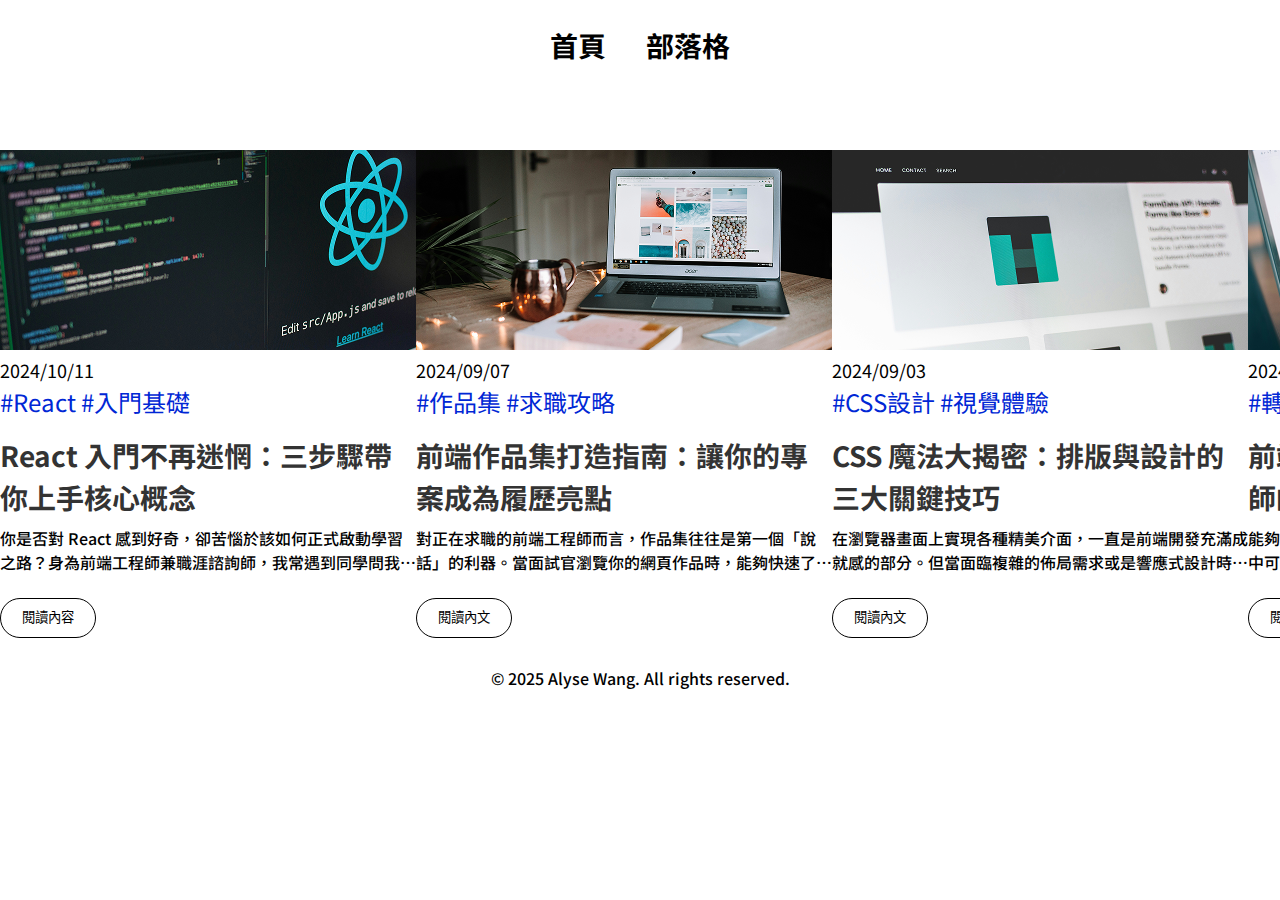
<file: index.html>
<!DOCTYPE html>
<html lang="zh-TW">

<head>
    <meta charset="UTF-8">
    <meta name="viewport" content="width=device-width, initial-scale=1.0">
    <!-- <link rel="stylesheet" href="assets/css/reset.css"> -->
    <link rel="stylesheet" href="assets/css/main.css">
    <!-- <link rel="stylesheet" href="assets/css/style.css"> -->
    <link href="https://fonts.googleapis.com/css2?family=Noto+Sans+TC:wght@400;500;700&display=swap" rel="stylesheet">
    <title>Flex 切版任務 - 部落格文章卡片設計</title>
</head>

<body>
    <div class="header text-center">
        <ul class="header-menu ">
            <li>首頁</li>
            <li>部落格</li>
        </ul>
    </div>
    <ul class="container">
        <li class="blog-card">
            <img src="assets/images/desktop/blog/photo4.png" alt="">
            <div class="blog-date">2024/10/11</div>
            <div class="blog-tag">
                <a href="#">#React</a>
                <a href="#">#入門基礎</a>
            </div>
            <h2 class="blog-card-title">
                React 入門不再迷惘：三步驟帶你上手核心概念
            </h2>
            <p class="blog-card-content">你是否對 React 感到好奇，卻苦惱於該如何正式啟動學習之路？身為前端工程師兼職涯諮詢師，我常遇到同學問我：「React
                到底該怎麼入門？」為了幫大家減少摸索的時間，我整理出三個循序漸進的關鍵步驟，帶你更輕鬆地掌握 React 核心概念，真正把理論應用在實際專案中。</p>
            <button class="blog-button">閱讀內容</button>
        </li>
        <li class="blog-card">
            <img src="assets/images/desktop/blog/photo1.png" alt="">
            <div class="blog-date">2024/09/07</div>
            <div class="blog-tag">
                <a href="#">#作品集</a>
                <a href="#">#求職攻略</a>
            </div>
            <h2 class="blog-card-title">
                前端作品集打造指南：讓你的專案成為履歷亮點
            </h2>
            <p class="blog-card-content">對正在求職的前端工程師而言，作品集往往是第一個「說話」的利器。當面試官瀏覽你的網頁作品時，能夠快速了解你的程式邏輯、設計感以及解決問題的思路。我在協助多位同學優化履歷與作品集的過程中，總結出一些關鍵要素，分享給正在打造、升級作品集的你。</p>
            <button class="blog-button">閱讀內文</button>
        </li>
            <li class="blog-card">
            <img src="assets/images/desktop/blog/photo2.png" alt="">
            <div class="blog-date">2024/09/03</div>
            <div class="blog-tag">
                <a href="#">#CSS設計</a>
                <a href="#">#視覺體驗</a>
            </div>
            <h2 class="blog-card-title">
                CSS 魔法大揭密：排版與設計的三大關鍵技巧
            </h2>
            <p class="blog-card-content">在瀏覽器畫面上實現各種精美介面，一直是前端開發充滿成就感的部分。但當面臨複雜的佈局需求或是響應式設計時，往往讓人抓破頭皮。這篇文章想跟大家分享我在實務專案中累積的三大技巧，幫助你更有效率地駕馭 CSS，打造兼具美感與功能性的網頁。</p>
            <button class="blog-button">閱讀內文</button>
        </li>
        <li class="blog-card">            <img src="assets/images/desktop/blog/photo6.png" alt="">
            <div class="blog-date">2024/07/09</div>
            <div class="blog-tag">
                <a href="#">#轉職工程師</a>
                <a href="#">#學習心法</a>
            </div>
            <h2 class="blog-card-title">
                前端轉職必讀：從自學者到工程師的心路歷程
            </h2>
            <p class="blog-card-content">能夠憑藉自學進入前端領域，聽起來令人振奮，但實際過程中可能遇到的挫折與疑慮，卻常常令人猶豫。回想當初我也是對程式一竅不通，卻在興趣的驅使下毅然踏上自學之路。今天想透過這篇文章，分享我的轉職經驗和一些調適心態的秘訣，盼能為有心投入前端領域的你提供一些力量與方向。</p>
            <button class="blog-button">閱讀內文</button>
        </li>
        <li class="blog-card">            <img src="assets/images/desktop/blog/photo3.png" alt="">
            <div class="blog-date">2024/07/08</div>
            <div class="blog-tag">
                <a href="#">#面試準備</a>
                <a href="#">#工程師求職</a>
                <button class="blog-button blue small ">人氣文章</button>
            </div>
            <h2 class="blog-card-title">
                前端面試不再慌：破解常見提問的三大策略
            </h2>
            <p class="blog-card-content">面試前端工程師時，你或許擔心被問到各種刁鑽的技術題目，或是擔憂無法在短時間內展現實力。其實，許多面試官關注的重點並不僅是程式碼本身，更包含問題解決的流程與溝通能力。這篇文章將分享我在面試過程中常見的三大難題，以及如何以更具條理的方式回應，讓你在面試場合中脫穎而出。</p>
            <button class="blog-button">閱讀內文</button>
        </li>
        <li class="blog-card">            <img src="assets/images/desktop/blog/photo5.png" alt="">
            <div class="blog-date">2024/06/29</div>
            <div class="blog-tag">
                <a href="#">#Vue3</a>
                <a href="#">#框架學習</a>
            </div>
            <h2 class="blog-card-title">
                Vue 3 新手指南：快速掌握 Composition API 與關鍵特色
            </h2>
            <p class="blog-card-content">許多前端開發者對 Vue 一直情有獨鍾，因為它易上手又靈活。隨著 Vue 3 上線，Composition API 的導入更是大幅提升可讀性與維護性。這篇文章將帶你快速瞭解 Vue 3 的獨特魅力，並透過簡單範例幫助你更順利地切換到新版本的思維模式。</p>
            <button class="blog-button">閱讀內文</button>
        </li>
        <li class="blog-card">            <img src="assets/images/desktop/blog/photo9.png" alt="">
            <div class="blog-date">2024/05/04</div>
            <div class="blog-tag">
                <a href="#">#Git</a>
                <a href="#">#協作流程</a>
            </div>
            <h2 class="blog-card-title">
                Git 與版本控制：前端協作的必修課
            </h2>
            <p class="blog-card-content">當你從一人開發晉升到多人合作，版本控制的好壞往往決定了專案的順暢度。Git 不僅能記錄程式碼變動，更能確保每位成員都在正確的分支上完成任務。透過這篇文章，你將了解常見的 Git 流程，並學會在前端專案中輕鬆管理與協作。</p>
            <button class="blog-button">閱讀內文</button>
        </li>
        <li class="blog-card">            <img src="assets/images/desktop/blog/photo7.png" alt="">
            <div class="blog-date">2024/05/01</div>
            <div class="blog-tag">
                <a href="#">#SEO</a>
                <a href="#">#網頁曝光</a>
            </div>
            <h2 class="blog-card-title">
                SEO 與前端最佳實踐：讓搜尋引擎看見你的網站
            </h2>
            <p class="blog-card-content">
            即使你的網站擁有優美的介面與強大的功能，如果在搜尋引擎上找不到它，那就形同隱形。身為前端工程師，瞭解基本的 SEO 概念與技術是讓網站脫穎而出的關鍵。這篇文章將分享我在前端實作時，常用的 SEO 小技巧與實務做法，幫助你顯著提升網站曝光度。
            </p>
            <button class="blog-button">閱讀內文</button>
        </li>
        <li class="blog-card">            <img src="assets/images/desktop/blog/photo8.png" alt="">
            <div class="blog-date">2024/02/17</div>
            <div class="blog-tag">
                <a href="#">#專案維護</a>
                <a href="#">#自動化測試</a>
            </div>
            <h2 class="blog-card-title">
                穩定前端環境的祕訣：依賴管理與自動化流程
            </h2>
            <p class="blog-card-content">前端世界日新月異，第三方套件與工具種類繁多，一個不留神就可能引爆依賴衝突。為了確保專案長期維護的穩定度，建立一套良好的依賴管理與自動化流程至關重要。在本文中，我會分享從套件更新到測試部署的實務經驗，讓你在開發時不再手忙腳亂。</p>
            <button class="blog-button">閱讀內文</button>
        </li>        <li class="blog-card">
            <img src="assets/images/desktop/blog/photo11.png" alt="">
            <div class="blog-date">2024/02/17</div>
            <div class="blog-tag">
                <a href="#">#TypeScript</a>
                <a href="#">#程式設計</a>
            </div>
            <h2 class="blog-card-title">
                TypeScript 快速上手：強化前端程式碼的安全與可讀性
            </h2>
            <p class="blog-card-content">許多前端開發者在成長過程中都曾面臨動態語言帶來的錯誤風險，而 TypeScript 的出現正是為了改善這種情況。它能在開發階段即發現型別錯誤，並帶來更友善的程式碼提示。本篇文章將介紹如何在前端專案中導入 TypeScript，並透過真實案例展示它為開發流程帶來的優勢。</p>
            <button class="blog-button">閱讀內文</button>
        </li>        <li class="blog-card">
            <img src="assets/images/desktop/blog/photo10.png" alt="">
            <div class="blog-date">2024/02/17</div>
            <div class="blog-tag">
                <a href="#">#測試框架</a>
                <a href="#">#品質保證</a>
            </div>
            <h2 class="blog-card-title">
                掌握前端測試：從單元測試到端對端測試的完整攻略
            </h2>
            <p class="blog-card-content">寫程式容易，但要確保程式在多種情境、裝置都能正常運行就沒那麼簡單了。這時「測試」便成了維持程式品質的關鍵環節。從最基礎的單元測試，到模擬使用者行為的端對端測試，每一種測試方式都有它的價值與最佳應用情境。本文將帶你認識不同類型的前端測試工具，以及如何在開發流程中實踐自動化測試，打造更穩定、可預期的專案。                
            </p>
            <button class="blog-button">閱讀內文</button>
        </li>
    </ul>

    <footer class="footer text-center">
        <p>© 2025 Alyse Wang. All rights reserved.</p>
    </footer>
</body>

</html>
</file>
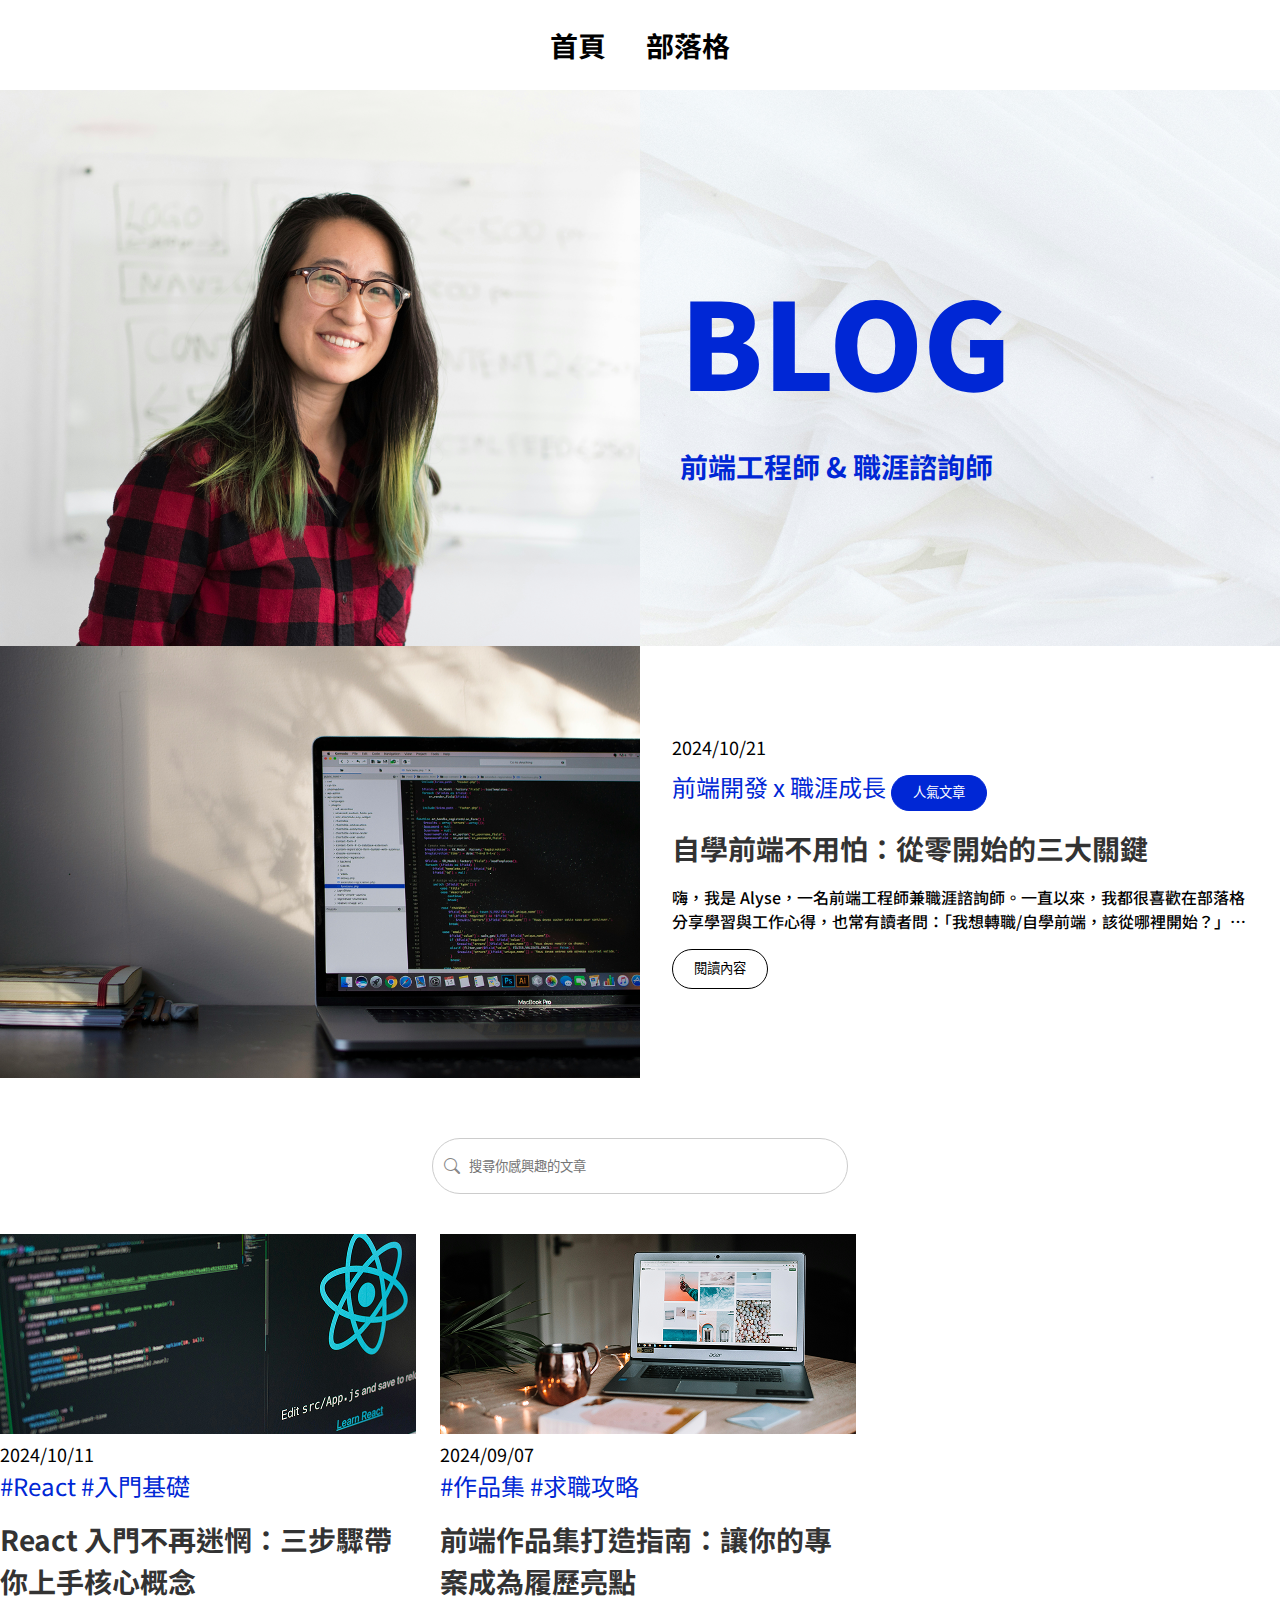
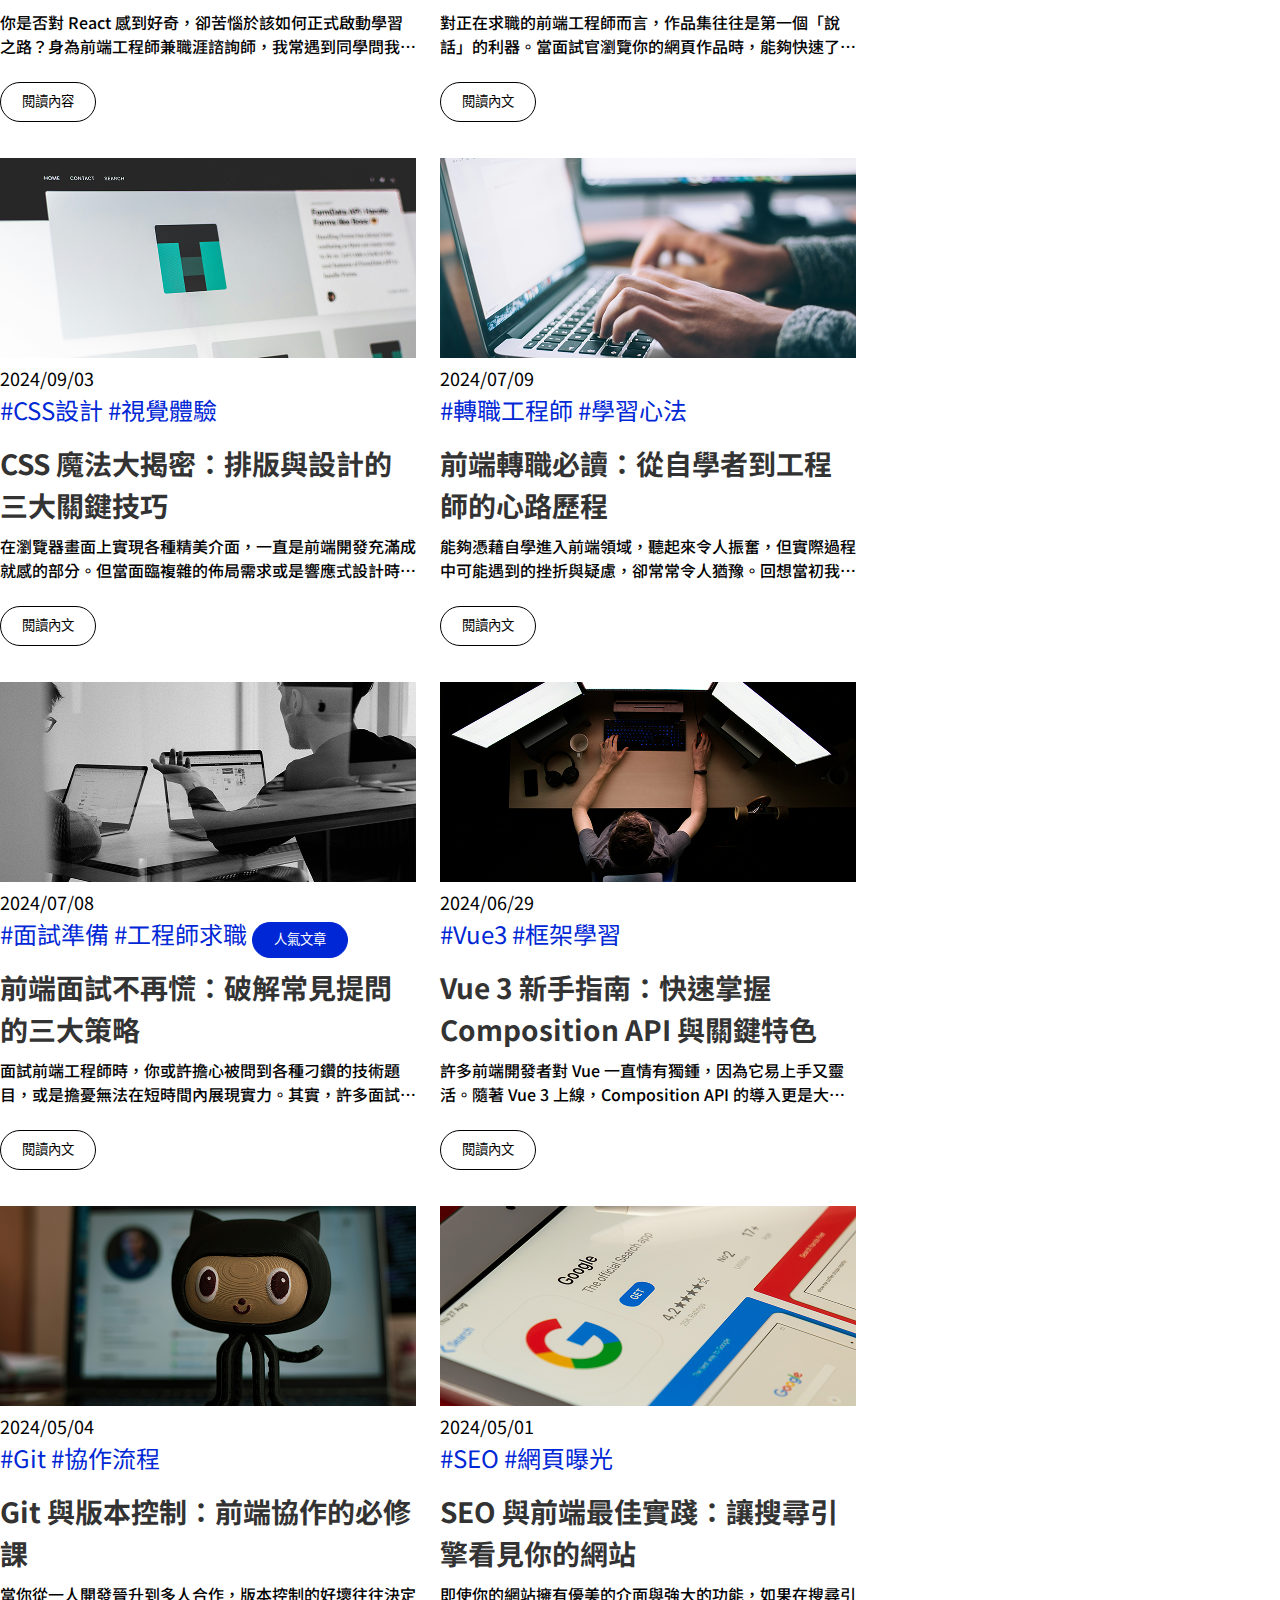
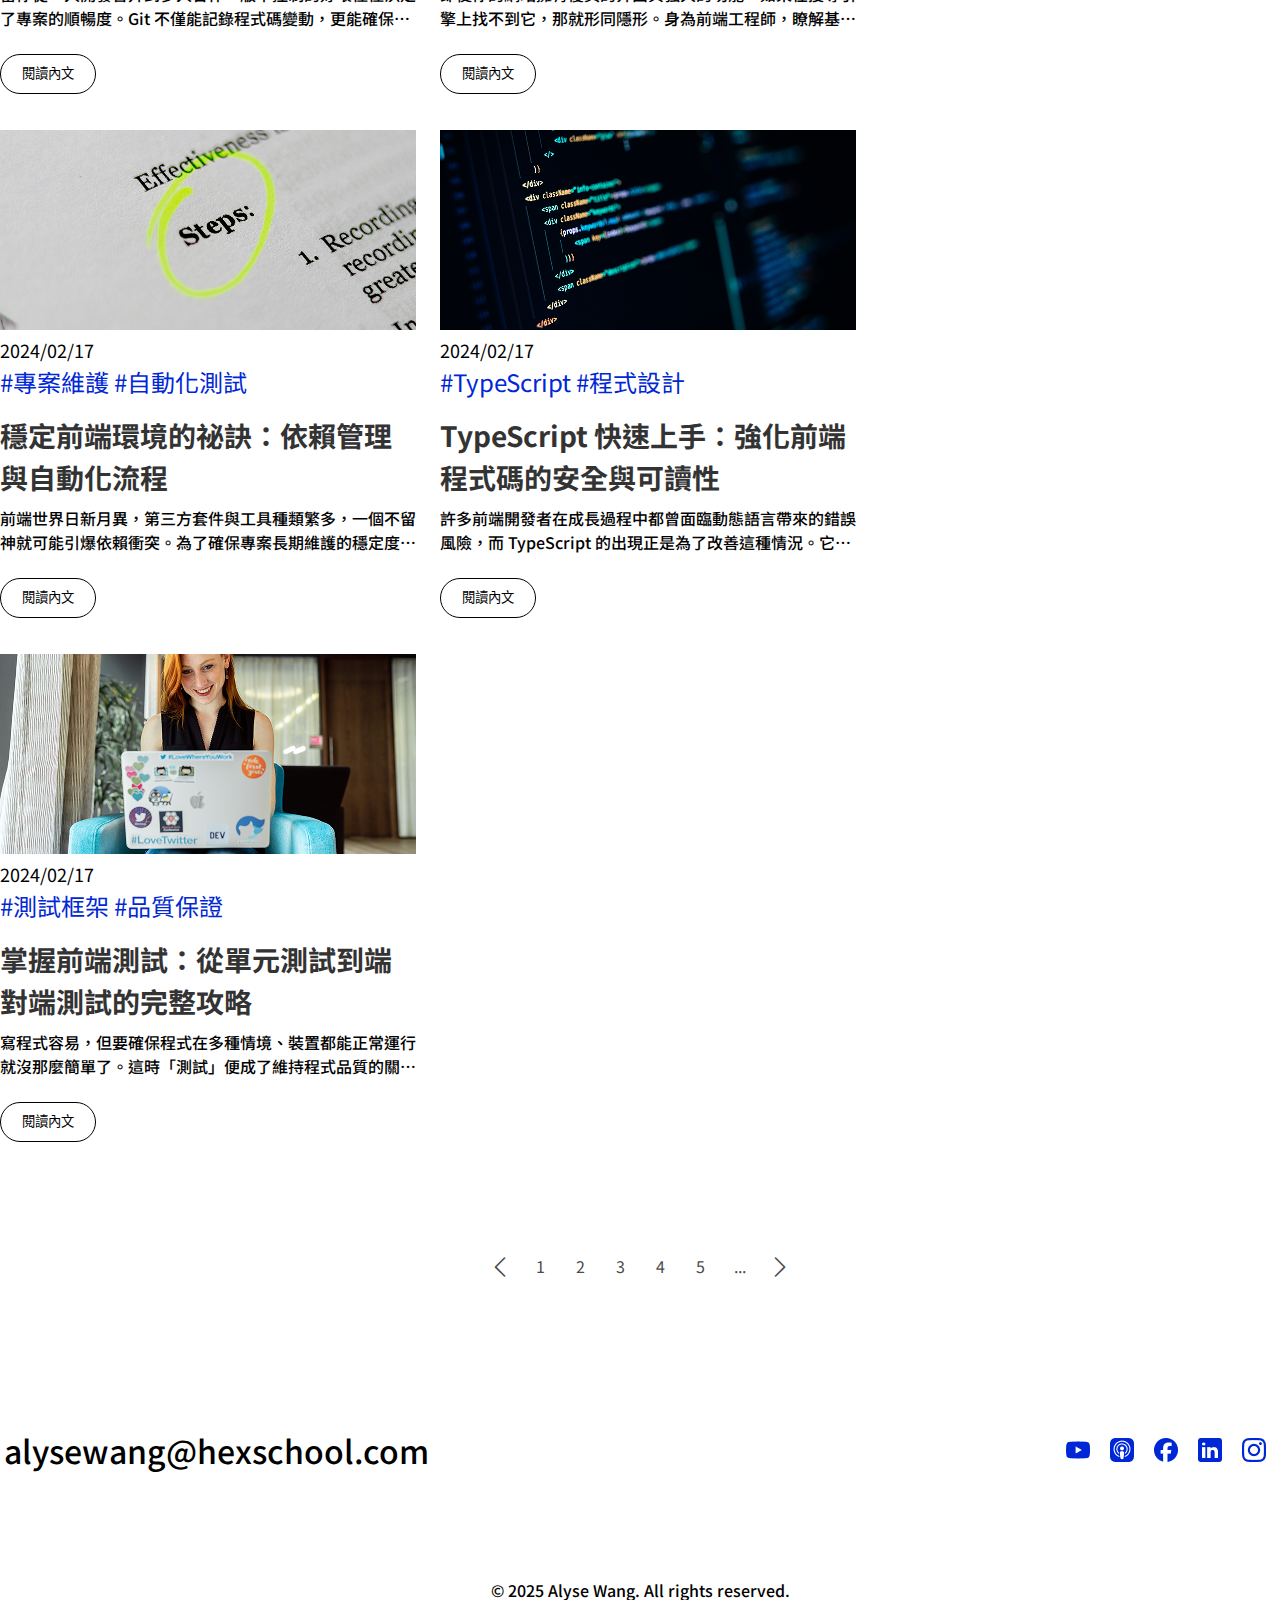
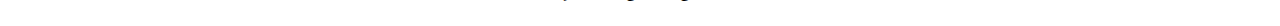
<file: blog.html>
<!DOCTYPE html>
<html lang="zh-TW">

<head>
    <meta charset="UTF-8">
    <meta name="viewport" content="width=device-width, initial-scale=1.0">
    <!-- 引入自訂 CSS -->
    <link rel="stylesheet" href="assets/css/main.css">

    <!-- 引入 Google Fonts --> 
    <link href="https://fonts.googleapis.com/css2?family=Noto+Sans+TC:wght@500;700;900&display=swap" rel="stylesheet">

    <!-- 引入 Bootstrap Icons --> 
    <link rel="stylesheet" href="https://cdn.jsdelivr.net/npm/bootstrap-icons@1.10.5/font/bootstrap-icons.css">

    <title>個人品牌網站-Blog</title>
</head>

<body>    
    <div class="blog-page">
        <!-- header -->
        <div class="header text-center">
            <ul class="header-menu ">
                <li>
                    <a href="#" target="_blank">首頁</a>
                </li>
                <li>
                    <a href="blog.html" target="_blank">部落格</a>
                </li>
            </ul>
        </div>
        <!-- content -->        
            <div class="blog-banner">
                <!-- 左 -->
                <img src="assets/images/desktop/index/Hero Section.png" class="blog-banner-img" alt="人物圖片"> 
                         
                <!-- 右 -->                
                <div class="hero-content">
                    <div class="hero-text">
                        <h1 class="hero-title">BLOG</h1>
                        <h2 class="hero-subtitle">前端工程師 & 職涯諮詢師</h2>
                    </div>
                </div> 
            </div>
            <div class="blog-banner">      
                 <img src="assets\images\desktop\blog\About Section.png" class="blog-banner-img" alt="">                       
                <div class="blog-card-featured">
                    <time class="blog-date" datetime="2024-10-21">2024/10/21</time> 
                    <div class="blog-tag">
                        <a href="#">前端開發 x 職涯成長</a>    
                        <button class="blog-button blue">人氣文章</button>
                    </div>
                    <h2 class="blog-card-title">
                        自學前端不用怕：從零開始的三大關鍵
                    </h2>
                    <p class="blog-card-content">嗨，我是 Alyse，一名前端工程師兼職涯諮詢師。一直以來，我都很喜歡在部落格分享學習與工作心得，也常有讀者問：「我想轉職/自學前端，該從哪裡開始？」 其實自學的過程既自由又具挑戰性。我整理了三大關鍵，幫助你在短期內建立紮實基礎，並快速累積實戰經驗。希望能替你的前端之路帶來一些啟發與動力！</p>
                    <button class="blog-button">閱讀內容</button>
                </div>
            </div>

        <div class="container">
            <div class="blog-search">
                <i class="bi bi-search icon"></i>
                <input type="search" class="search-input" placeholder="搜尋你感興趣的文章">
            </div>                
        </div>
        <ul class="blog-list">
            <li class="blog-card blog-banner-text">
                <img src="assets/images/desktop/blog/photo4.png" alt="">
                <time class="blog-date" time class="blog-date" datetime="2024-10-11">2024/10/11</time>
                <div class="blog-tag">
                    <a href="#">#React</a>
                    <a href="#">#入門基礎</a>
                </div>
                <h2 class="blog-card-title">
                    React 入門不再迷惘：三步驟帶你上手核心概念
                </h2>
                <p class="blog-card-content">你是否對 React 感到好奇，卻苦惱於該如何正式啟動學習之路？身為前端工程師兼職涯諮詢師，我常遇到同學問我：「React
                    到底該怎麼入門？」為了幫大家減少摸索的時間，我整理出三個循序漸進的關鍵步驟，帶你更輕鬆地掌握 React 核心概念，真正把理論應用在實際專案中。</p>
                <button class="blog-button">閱讀內容</button>
            </li>
            <li class="blog-card">
                <img src="assets/images/desktop/blog/photo1.png" alt="">
                <time class="blog-date" dateime="2024-09-07">2024/09/07</time>
                <div class="blog-tag">
                    <a href="#">#作品集</a>
                    <a href="#">#求職攻略</a>
                </div>
                <h2 class="blog-card-title">
                    前端作品集打造指南：讓你的專案成為履歷亮點
                </h2>
                <p class="blog-card-content">對正在求職的前端工程師而言，作品集往往是第一個「說話」的利器。當面試官瀏覽你的網頁作品時，能夠快速了解你的程式邏輯、設計感以及解決問題的思路。我在協助多位同學優化履歷與作品集的過程中，總結出一些關鍵要素，分享給正在打造、升級作品集的你。</p>
                <button class="blog-button">閱讀內文</button>
            </li>
                <li class="blog-card">
                <img src="assets/images/desktop/blog/photo2.png" alt="">
                <time class="blog-date" datetime="2024-09-03">2024/09/03</time>
                <div class="blog-tag">
                    <a href="#">#CSS設計</a>
                    <a href="#">#視覺體驗</a>
                </div>
                <h2 class="blog-card-title">
                    CSS 魔法大揭密：排版與設計的三大關鍵技巧
                </h2>
                <p class="blog-card-content">在瀏覽器畫面上實現各種精美介面，一直是前端開發充滿成就感的部分。但當面臨複雜的佈局需求或是響應式設計時，往往讓人抓破頭皮。這篇文章想跟大家分享我在實務專案中累積的三大技巧，幫助你更有效率地駕馭 CSS，打造兼具美感與功能性的網頁。</p>
                <button class="blog-button">閱讀內文</button>
            </li>
            <li class="blog-card">            <img src="assets/images/desktop/blog/photo6.png" alt="">
                <time class="blog-date" datetime="2024-07-09">2024/07/09</time>
                <div class="blog-tag">
                    <a href="#">#轉職工程師</a>
                    <a href="#">#學習心法</a>
                </div>
                <h2 class="blog-card-title">
                    前端轉職必讀：從自學者到工程師的心路歷程
                </h2>
                <p class="blog-card-content">能夠憑藉自學進入前端領域，聽起來令人振奮，但實際過程中可能遇到的挫折與疑慮，卻常常令人猶豫。回想當初我也是對程式一竅不通，卻在興趣的驅使下毅然踏上自學之路。今天想透過這篇文章，分享我的轉職經驗和一些調適心態的秘訣，盼能為有心投入前端領域的你提供一些力量與方向。</p>
                <button class="blog-button">閱讀內文</button>
            </li>
            <li class="blog-card">            <img src="assets/images/desktop/blog/photo3.png" alt="">
                <time class="blog-date" datetime="2024-07-08">2024/07/08</time>
                <div class="blog-tag">
                    <a href="#">#面試準備</a>
                    <a href="#">#工程師求職</a>
                    <button class="blog-button blue small ">人氣文章</button>
                </div>
                <h2 class="blog-card-title">
                    前端面試不再慌：破解常見提問的三大策略
                </h2>
                <p class="blog-card-content">面試前端工程師時，你或許擔心被問到各種刁鑽的技術題目，或是擔憂無法在短時間內展現實力。其實，許多面試官關注的重點並不僅是程式碼本身，更包含問題解決的流程與溝通能力。這篇文章將分享我在面試過程中常見的三大難題，以及如何以更具條理的方式回應，讓你在面試場合中脫穎而出。</p>
                <button class="blog-button">閱讀內文</button>
            </li>
            <li class="blog-card">
                <img src="assets/images/desktop/blog/photo5.png" alt="">
                <time class="blog-date" datetime="2024-06-29">2024/06/29</time>
                <div class="blog-tag">
                    <a href="#">#Vue3</a>
                    <a href="#">#框架學習</a>
                </div>
                <h2 class="blog-card-title">
                    Vue 3 新手指南：快速掌握 Composition API 與關鍵特色
                </h2>
                <p class="blog-card-content">許多前端開發者對 Vue 一直情有獨鍾，因為它易上手又靈活。隨著 Vue 3 上線，Composition API 的導入更是大幅提升可讀性與維護性。這篇文章將帶你快速瞭解 Vue 3 的獨特魅力，並透過簡單範例幫助你更順利地切換到新版本的思維模式。</p>
                <button class="blog-button">閱讀內文</button>
            </li>
            <li class="blog-card">            <img src="assets/images/desktop/blog/photo9.png" alt="">
                <time class="blog-date" datetime="2024-05-04">2024/05/04</time>
                <div class="blog-tag">
                    <a href="#">#Git</a>
                    <a href="#">#協作流程</a>
                </div>
                <h2 class="blog-card-title">
                    Git 與版本控制：前端協作的必修課
                </h2>
                <p class="blog-card-content">當你從一人開發晉升到多人合作，版本控制的好壞往往決定了專案的順暢度。Git 不僅能記錄程式碼變動，更能確保每位成員都在正確的分支上完成任務。透過這篇文章，你將了解常見的 Git 流程，並學會在前端專案中輕鬆管理與協作。</p>
                <button class="blog-button">閱讀內文</button>
            </li>
            <li class="blog-card">            <img src="assets/images/desktop/blog/photo7.png" alt="">
                <time class="blog-date" datetime="2024-05-01">2024/05/01</time>
                <div class="blog-tag">
                    <a href="#">#SEO</a>
                    <a href="#">#網頁曝光</a>
                </div>
                <h2 class="blog-card-title">
                    SEO 與前端最佳實踐：讓搜尋引擎看見你的網站
                </h2>
                <p class="blog-card-content">
                即使你的網站擁有優美的介面與強大的功能，如果在搜尋引擎上找不到它，那就形同隱形。身為前端工程師，瞭解基本的 SEO 概念與技術是讓網站脫穎而出的關鍵。這篇文章將分享我在前端實作時，常用的 SEO 小技巧與實務做法，幫助你顯著提升網站曝光度。
                </p>
                <button class="blog-button">閱讀內文</button>
            </li>
            <li class="blog-card">            <img src="assets/images/desktop/blog/photo8.png" alt="">
                <time class="blog-date" datetime="2024-02-17">2024/02/17</time>
                <div class="blog-tag">
                    <a href="#">#專案維護</a>
                    <a href="#">#自動化測試</a>
                </div>
                <h2 class="blog-card-title">
                    穩定前端環境的祕訣：依賴管理與自動化流程
                </h2>
                <p class="blog-card-content">前端世界日新月異，第三方套件與工具種類繁多，一個不留神就可能引爆依賴衝突。為了確保專案長期維護的穩定度，建立一套良好的依賴管理與自動化流程至關重要。在本文中，我會分享從套件更新到測試部署的實務經驗，讓你在開發時不再手忙腳亂。</p>
                <button class="blog-button">閱讀內文</button>
            </li>        <li class="blog-card">
                <img src="assets/images/desktop/blog/photo11.png" alt="">
                <time class="blog-date" datetime="2024-02-17">2024/02/17</time>
                <div class="blog-tag">
                    <a href="#">#TypeScript</a>
                    <a href="#">#程式設計</a>
                </div>
                <h2 class="blog-card-title">
                    TypeScript 快速上手：強化前端程式碼的安全與可讀性
                </h2>
                <p class="blog-card-content">許多前端開發者在成長過程中都曾面臨動態語言帶來的錯誤風險，而 TypeScript 的出現正是為了改善這種情況。它能在開發階段即發現型別錯誤，並帶來更友善的程式碼提示。本篇文章將介紹如何在前端專案中導入 TypeScript，並透過真實案例展示它為開發流程帶來的優勢。</p>
                <button class="blog-button">閱讀內文</button>
            </li>        <li class="blog-card">
                <img src="assets/images/desktop/blog/photo10.png" alt="">
                <time class="blog-date" datetime="2024-02-17">2024/02/17</time>
                <div class="blog-tag">
                    <a href="#">#測試框架</a>
                    <a href="#">#品質保證</a>
                </div>
                <h2 class="blog-card-title">
                    掌握前端測試：從單元測試到端對端測試的完整攻略
                </h2>
                <p class="blog-card-content">寫程式容易，但要確保程式在多種情境、裝置都能正常運行就沒那麼簡單了。這時「測試」便成了維持程式品質的關鍵環節。從最基礎的單元測試，到模擬使用者行為的端對端測試，每一種測試方式都有它的價值與最佳應用情境。本文將帶你認識不同類型的前端測試工具，以及如何在開發流程中實踐自動化測試，打造更穩定、可預期的專案。                
                </p>
                <button class="blog-button">閱讀內文</button>
            </li>        </ul>
        <!-- 分頁 -->
        <nav class="pagination">
            <ul class="page-list">
                <li class="page-item">
                    <a href="#" class="page-link prev">
                        <!--向左箭頭圖-->                         
                        <i class="bi bi-chevron-left"></i> 
                    </a>
                </li>
                <li class="page-item"><a href="#" class="page-link active">1</a></li>
                <li class="page-item"><a href="#" class="page-link">2</a></li>
                <li class="page-item"><a href="#" class="page-link">3</a></li>
                <li class="page-item"><a href="#" class="page-link">4</a></li>
                <li class="page-item"><a href="#" class="page-link">5</a></li>
                <li class="page-item"><a href="#" class="page-link">...</a></li>
                <li class="page-item">
                    <a href="#" class="page-link next">     
                        <!--向右箭頭圖-->                   
                        <i class="bi bi-chevron-right"></i> 
                    </a>
                </li>
            </ul>
        </nav>
        <!-- Email-link -->
         <div class="email-link-wapper">
            <a href="mailto:alysewang@hexschool.com"class="email">alysewang@hexschool.com</a>
            <ul class="icons">
                <li class="">
                    <a href="https://www.youtube.com/" target="_blank"><img src="assets/images/desktop/index/onlyIcon.png" alt="youtube"></a>
                </li>
                <li class="">
                    <a href="https://podcasts.apple.com/tw/browse" target="_blank"><img src="assets/images/desktop/index/onlyIcon-1.png" alt="podcasts"></a>
                </li>
                <li class="">
                    <a href="https://www.facebook.com/" target="_blank"><img src="assets/images/desktop/index/onlyIcon-2.png" alt="facebook"></a>
                </li>
                <li class="">
                    <a href="https://www.linkedin.com/home?originalSubdomain=tw" target="_blank"><img src="assets/images/desktop/index/icons8-linkedin.png" alt="linkedin"></a>
                </li>
                <li class="">
                    <a href="https://www.instagram.com/" target="_blank"><img src="assets/images/desktop/index/onlyIcon-3.png" alt="instagram"></a>
                </li>
            </ul>
        </div>

        <!-- footer -->
        <footer class="footer text-center">
            <p>© 2025 Alyse Wang. All rights reserved.</p>
        </footer>
    </div>
    
</body>

</html>
</file>
<file: assets/css/main.css>
@charset "UTF-8";
/* 程式引入口 */
/* 主題:藍色*/
/* 手機寬度 */
/* 平板寬度 */
/* 桌面寬度 */
/* 大桌面寬度 */
/* 程式引入口 */
/* http://meyerweb.com/eric/tools/css/reset/ 
   v2.0 | 20110126
   License: none (public domain)
*/
/* Reset 基本元素 */
html, body, div, span, applet, object, iframe,
h1, h2, h3, h4, h5, h6, p, blockquote, pre,
a, abbr, acronym, address, big, cite, code,
del, dfn, em, img, ins, kbd, q, s, samp,
small, strike, strong, sub, sup, tt, var,
b, u, i, center,
dl, dt, dd, ol, ul, li,
fieldset, form, label, legend,
table, caption, tbody, tfoot, thead, tr, th, td,
article, aside, canvas, details, embed,
figure, figcaption, footer, header, hgroup,
menu, nav, output, ruby, section, summary,
time, mark, audio, video {
  margin: 0;
  padding: 0;
  border: 0;
  font-size: 100%;
  font-family: "Noto Sans TC", sans-serif;
  vertical-align: baseline;
  text-decoration: none; /* 移除所有文字裝飾 */
}

/* HTML5 display-role reset for older browsers */
article, aside, details, figcaption, figure,
footer, header, hgroup, menu, nav, section {
  display: block;
}

body {
  line-height: 1;
}

ol, ul {
  list-style: none;
}

blockquote, q {
  quotes: none;
}

blockquote:before, blockquote:after,
q:before, q:after {
  content: "";
  content: none;
}

table {
  border-collapse: collapse;
  border-spacing: 0;
}

/* 程式引入口 */
/* 使用variable內的變數 */
/* 移除所有超連結的底線 */
a {
  text-decoration: none;
  color: inherit;
}

/* 程式引入口 */
/* 是一個 CSS 屬性設定，用來改變瀏覽器計算元素寬度和高度的方式 */
*, *::before, *::after {
  box-sizing: border-box;
}

/* 共用 */
.text-center {
  text-align: center;
}

.blog-page {
  width: 100%;
  margin: 0 auto;
  align-items: center;
}

/*header*/
.header {
  width: 100%;
}

.header-menu {
  display: flex;
  justify-content: center;
  align-items: center;
  font-size: 28px;
  line-height: 150%;
  font-weight: 700;
  gap: 40px; /* 項目間距 */
  padding: 24px 0; /* 上下留白 */
}

/*content*/
.container {
  display: flex;
  margin: 0 auto;
  margin-top: 60px;
  margin-bottom: 0px;
}
@media (max-width: 1024px) {
  .container {
    display: flex;
    align-items: center;
    justift-items: center;
  }
}

.blog-list {
  display: flex;
  flex-wrap: wrap;
  gap: 32px 24px; /* 上下間距32px，左右間距24px */
  margin: 0 auto;
  max-width: 1300px; /* 最大寬度 */
  width: 100%; /* 寬度自適應 */
  padding: 40px 0; /* 上下留白 */
}

/* content 區域 1*/
.blog-banner {
  width: 100%;
  gap: 0;
  display: flex;
}

.blog-banner-img {
  width: 50%;
  height: 100%;
  object-fit: cover;
}

/* Hero 區域樣式 */
/* 右側背景圖區塊 */
.hero-content {
  width: 50%;
  background-image: url("../images/desktop/index/Hero Section2.png");
  background-size: cover;
  background-position: center;
  background-repeat: no-repeat;
  display: flex;
  align-items: center;
  position: relative;
}

/* 文字區塊 */
.hero-text {
  padding-left: 40px;
  z-index: 1; /* 確保文字在背景圖上方 */
  box-sizing: border-box;
  display: flex;
  flex-direction: column;
  justify-content: center;
}

.hero-title {
  font-size: 120px;
  font-weight: 900;
  line-height: 150%;
  color: #0027D5;
  margin-bottom: 16px;
}

.hero-subtitle {
  font-size: 28px;
  font-weight: 700;
  line-height: 150%;
  color: #0027D5;
}

/* content 區域 2*/
/* 特色卡片樣式 */
.blog-card-featured {
  width: 50%; /* 右側卡片佔 50% */
  display: flex;
  flex-direction: column;
  justify-content: center;
  align-items: flex-start;
  padding: 0 32px; /* 左右加點內距 */
  gap: 16px;
  line-height: 150%;
}
.blog-card-featured .blog-card-content {
  margin-bottom: 0;
  max-width: 636px;
  width: 100%; /* 確保內容寬度自適應 */
}

/* content 區域 3*/
/* 搜尋區域樣式 */
.blog-search {
  position: relative;
  max-width: 1300px;
  margin: 0 auto;
  display: flex;
  flex-direction: column;
}
@media (min-width: 1300px) {
  .blog-search {
    width: 100%;
  }
}

.search-input {
  width: 416px;
  padding: 19.5px 12px 19.5px 36px;
  border: 1px solid #ccc;
  outline: none;
  border-radius: 40px; /* 圓角 */
}

.icon {
  position: absolute; /* 絕對定位 */
  top: 50%;
  left: 12px; /* 左邊距離 */
  transform: translateY(-50%); /* 垂直置中 */
  color: #888;
  display: flex;
  justify-content: center;
  align-items: center;
}

/* 部落格卡片 */
.blog-card {
  width: 416px;
  height: 476px;
  gap: 8px;
  border-radius: 5px;
  background-color: #ffffff;
  display: flex;
  flex-direction: column;
  margin-bottom: 16px;
  line-height: 150%;
}

.blog-date {
  font-size: 18px;
}

.blog-tag {
  color: #0027D5;
  font-size: 24px;
  min-height: 36px;
}

.blog-card-title {
  font-weight: 700;
  font-size: 28px;
  line-height: 150%;
  color: #333;
}

.blog-card-content {
  min-height: 48px; /* 改用 min-height 確保至少有這個高度 */
  font-size: 16px;
  font-weight: 500;
  line-height: 1.5; /* 1.5 * 16px = 24px 每行高度 */
  margin-bottom: 16px;
  overflow: hidden;
  text-overflow: ellipsis;
  display: -webkit-box;
  -webkit-line-clamp: 2; /* 限制兩行 */
  -webkit-box-orient: vertical;
}

.blog-button {
  width: 96px;
  line-height: 34px; /* 配合高度 */
  border-radius: 40px; /* 圓角 */
  text-decoration: none;
  border: 1px solid #000000;
  text-align: center; /* 文字置中 */
  cursor: pointer; /* 滑鼠指標變為手形 */
  background: white;
  padding: 2px 0px;
}

.blog-button.blue {
  padding: 0 12px; /* 較小的左右內邊距，不寫死高度 */
  color: #ffffff;
  background-color: #0027D5;
  border-color: #0027D5; /* 邊框顏色也改為藍色 */
}

/* Email & links icons */
.email-link-wapper {
  text-decoration: none; /* 移除底線 */
  display: flex;
  justify-content: center;
  align-items: center;
  gap: 16px; /* 圖示與文字間距 */
  padding: 80px 0px; /* 上下留白 */
}

.email {
  font-weight: 500;
  font-size: 32px;
  line-height: 150%;
  max-width: 1036px;
  width: 100%; /* 寬度自適應 */
}

.icons {
  display: flex;
  justify-content: center;
  align-items: center;
}

/*--footer*/
.footer {
  width: 100%;
  background-color: #ffffff;
  display: flex;
  align-items: center;
  justify-content: center;
  font-weight: 500;
  line-height: 150%;
  padding: 24px 0px;
}

/* 平板樣式區塊 */
@media (max-width: 768px) {
  .container,
  .blog-banner,
  .hero-text,
  .hero-title,
  .hero-content,
  .blog-banner-img,
  .email-link-wapper {
    width: 100%;
    flex-direction: column;
    padding: 0px;
  }
  .container {
    align-items: center; /* 平板上列表居中 */
    justify-content: center; /* 平板上列表居中 */
  }
  .hero-text {
    padding-left: 40px;
    margin-bottom: 20px; /* 新增底部間距 */
  }
  .hero-title {
    font-size: 80px; /* 平板上標題字體大小 */
    line-height: 120%; /* 平板上行高 */
  }
  .hero-subtitle {
    font-size: 24px; /* 平板上副標題字體大小 */
    line-height: 120%; /* 平板上行高 */
  }
  .email-link-wapper {
    flex-direction: column;
    text-align: center;
    padding: 0;
  }
  .blog-card-featured {
    width: 100%; /* 平板上卡片寬度自適應 */
    padding: 0 16px; /* 左右內距 */
  }
  .blog-list {
    display: flex;
    flex-wrap: wrap;
    width: 100%;
    gap: 16px; /* 平板上列表間距 */
    align-items: center; /* 平板上列表居中 */
    justify-content: center; /* 平板上列表居中 */
  }
  .email {
    font-size: 24px; /* 平板上字體大小 */
    line-height: 150%; /* 平板上行高 */
  }
}
/* 📱 手機版樣式區塊 */
@media (max-width: 375px) {
  .blog-page,
  .container,
  .blog-list,
  .blog-banner,
  .blog-banner-img,
  .blog-banner-text,
  .email-link-wapper,
  .blog-card-featured,
  .blog-card-content {
    width: 100%;
    flex-direction: column;
    padding: 0px;
  }
  .blog-card-featured {
    margin-left: 8px;
    margin-right: 8px;
  }
  .header {
    padding: 0 16px;
  }
  .header-menu {
    font-size: 28px;
    gap: 48px;
    padding: 24px 0; /* 上下留白 */
  }
  .hero-content {
    width: 100%;
    background-image: url("../images/mobile/index/Hero Section2.png");
    display: flex;
    align-items: center;
    position: relative;
  }
  .hero-text {
    padding-left: 20px;
    font-size: 20px;
    margin-left: 20px;
  }
  .hero-title {
    font-size: 48px;
    line-height: 120%;
  }
  .hero-subtitle {
    font-size: 20px;
    line-height: 120%;
  }
  .blog-list {
    gap: 0px;
  }
  .blog-card {
    width: 100%;
    height: auto;
    margin: 32px 8px;
  }
  .blog-card-title {
    font-size: 28px;
    margin-bottom: 8px;
  }
  .blog-card-content {
    font-size: 14px;
    margin-bottom: 16px;
    line-height: 1.6; /* 取消行高限制 */
  }
  .email-link-wapper {
    flex-direction: column;
    padding: 0;
  }
  .email {
    display: flex;
    justify-content: center;
    align-items: center;
    font-size: 20px;
  }
  .search-input {
    width: 100%;
    padding: 19.5px 12px 19.5px 36px; /* 左邊預留 icon 空間 */
  }
}
/* 程式引入口 */
.pagination {
  display: flex;
  justify-content: center;
  align-items: center;
  margin: 60px 0; /* 上下留白 */
}
.pagination .page-list {
  display: flex;
  align-items: center;
}
.pagination .page-item {
  list-style: none; /* 移除列表項目符號 */
}
.pagination .page-link {
  display: flex;
  justify-content: center;
  align-items: center;
  min-width: 40px;
  height: 40px;
  color: #4B4B4B;
  text-decoration: none;
}
.pagination .page-link i {
  font-size: 24px;
}

/*# sourceMappingURL=main.css.map */
</file>
